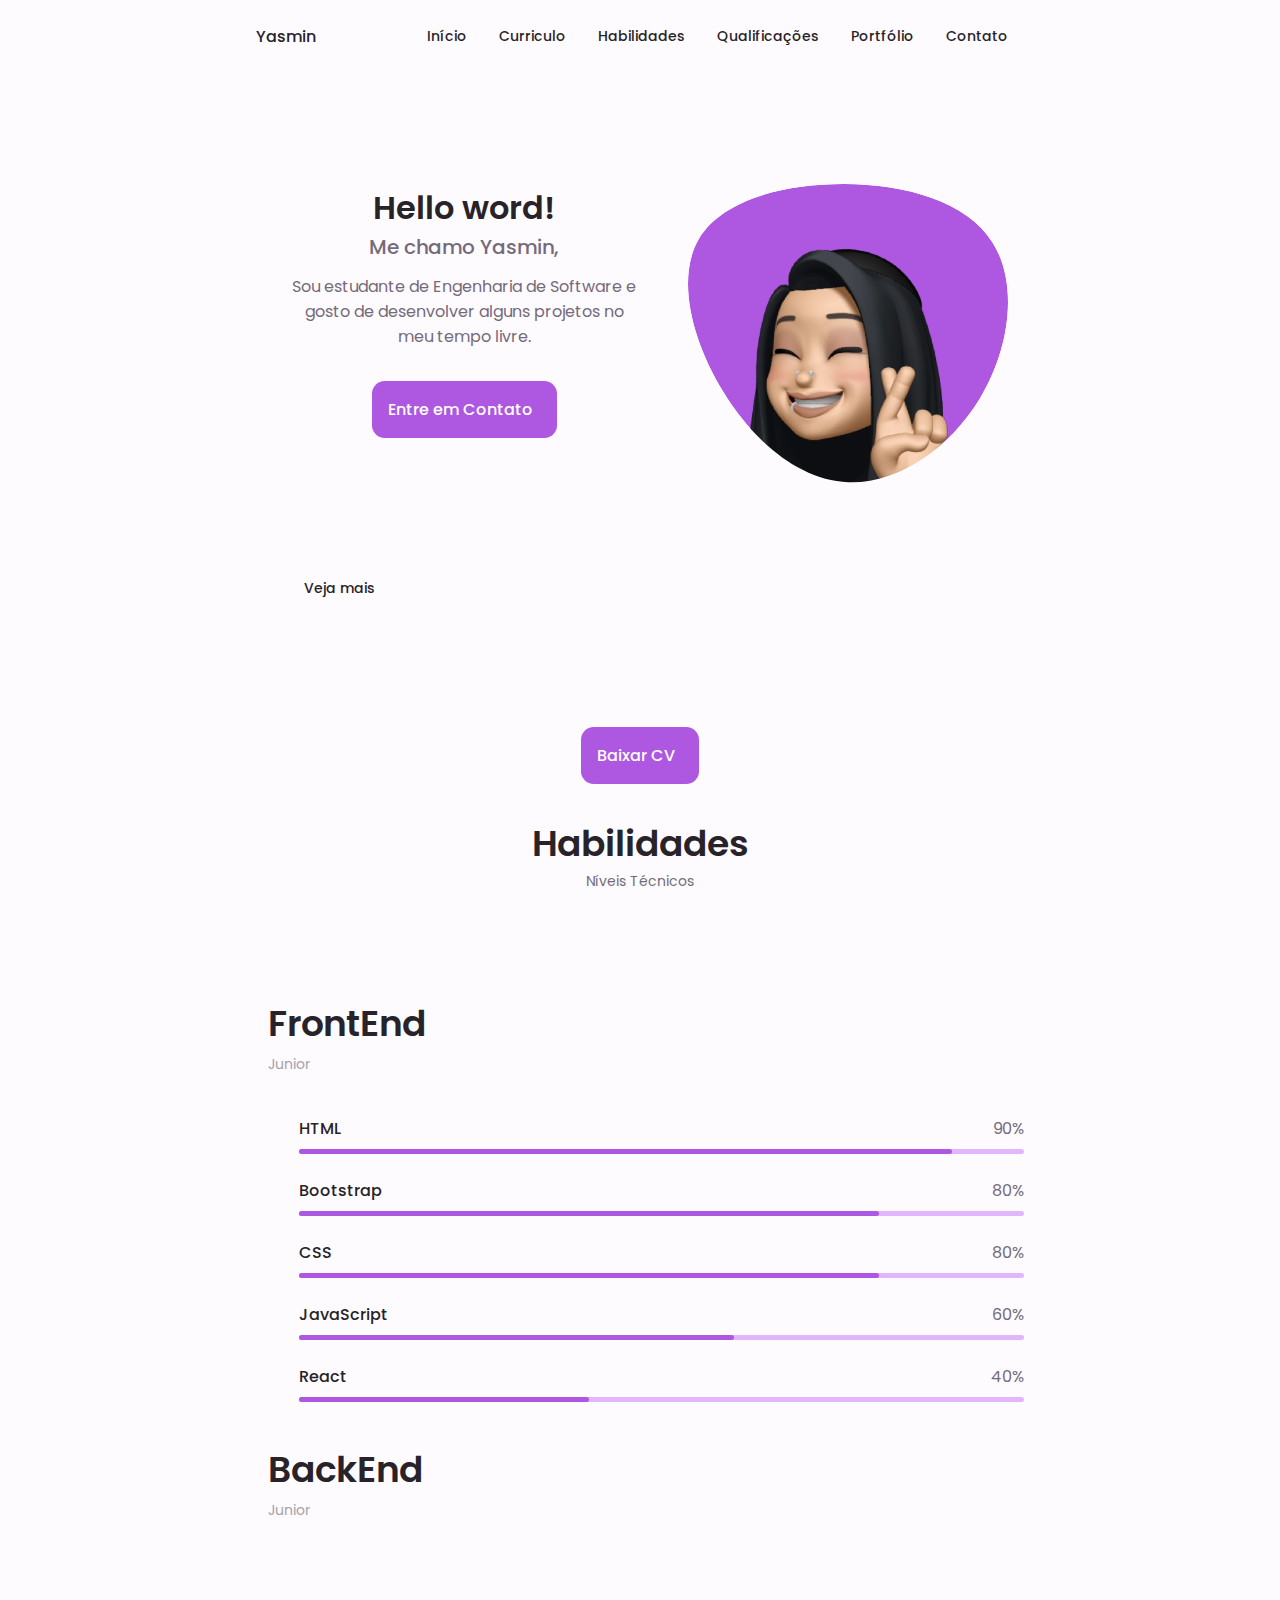
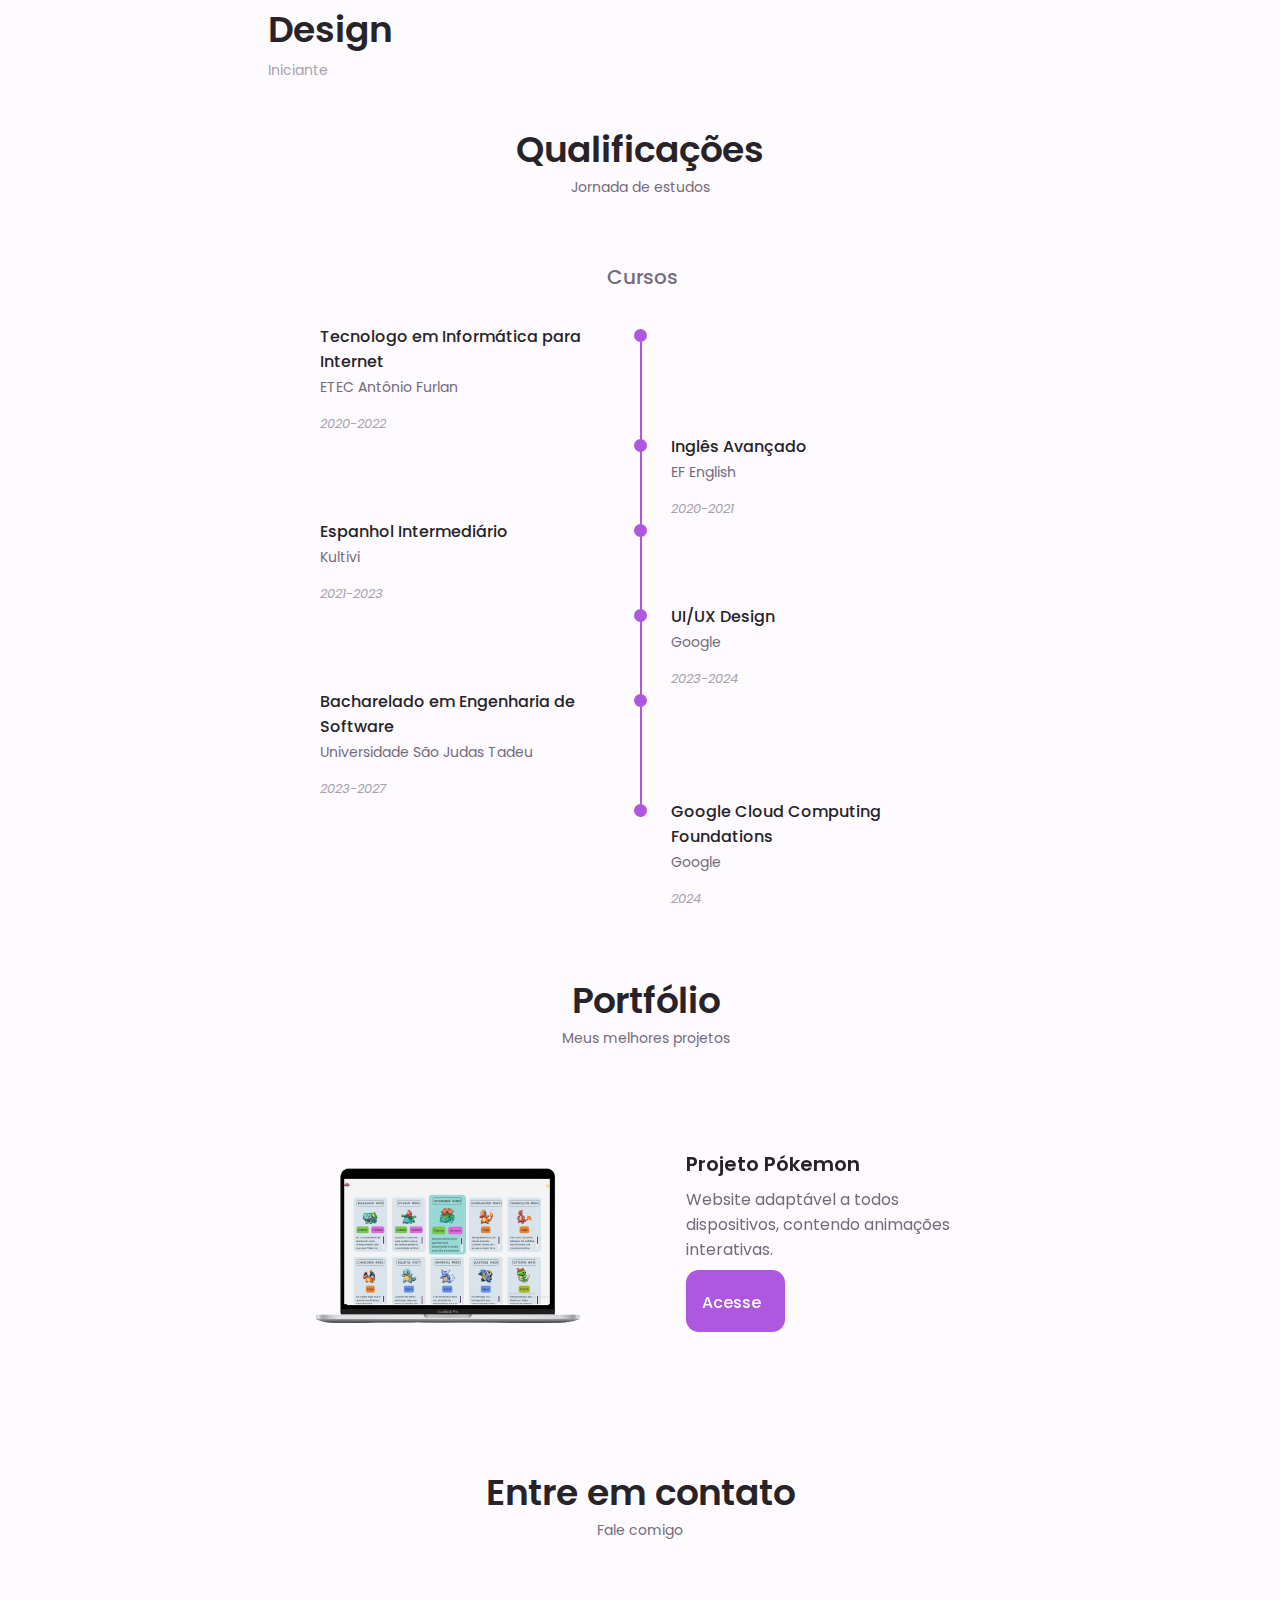
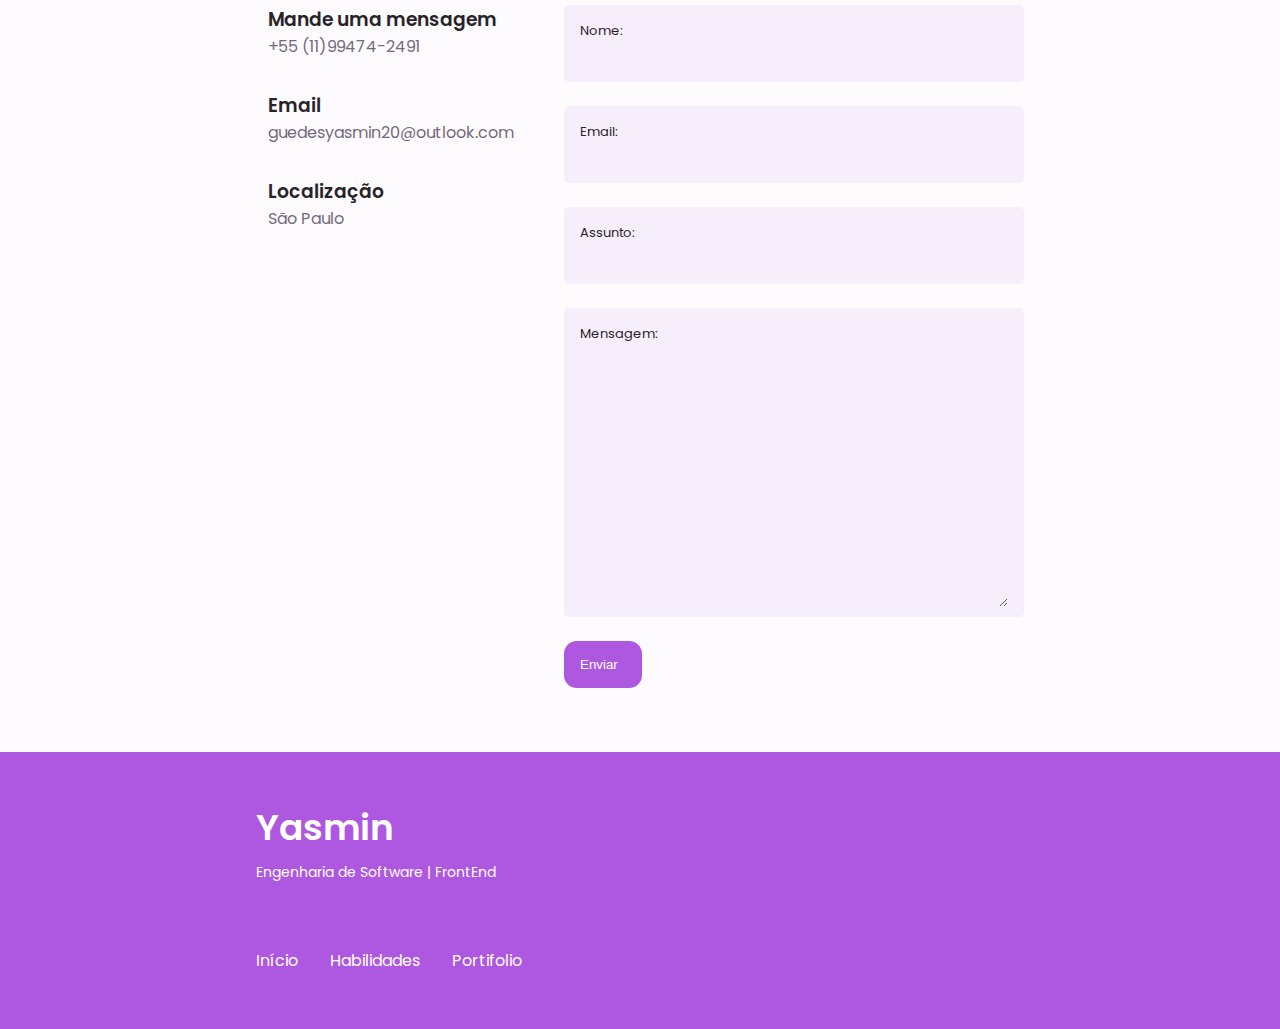
<file: index.html>
<!DOCTYPE html>
<html lang="en">

<head>
    <meta charset="UTF-8">
    <meta name="viewport" content="width=device-width, initial-scale=1.0">

    <link rel="shortcut icon" href="./assets/img/heart.svg" type="image/x-icon" class="icon">

    <!--==================== UNICONS ====================-->
    <link rel="stylesheet" href="https://unicons.iconscout.com/release/v4.0.8/css/line.css">

    <!--==================== SWIPER CSS ====================-->
    <link rel="stylesheet" href="./assets/css/swiper-bundle.min.css">

    <!--==================== CSS ====================-->
    <link rel="stylesheet" href="./assets/css/styles.css">
    

    <title>Portfólio</title>
</head>

<body>
    <!--==================== HEADER ====================-->
    <header class="header" id="header">
        <nav class="nav container">
            <a href="" class="nav__logo">Yasmin</a>

            <div class="nav__menu" id="nav-menu">
                <ul class="nav__list grid">
                    <li class="nav__item">
                        <a href="#home" class="nav__link">
                            <i class="uil uil-estate nav__icon"></i>Início
                        </a>
                    </li>

                    <li class="nav__item">
                        <a href="#about" class="nav__link">
                            <i class="uil uil-paperclip nav__icon"></i>Curriculo
                        </a>
                    </li>

                    <li class="nav__item">
                        <a href="#skills" class="nav__link">
                            <i class="uil uil-user nav__icon"></i>Habilidades
                        </a>
                    </li>

                    <li class="nav__item">
                        <a href="#qualification" class="nav__link">
                            <i class="uil uil-file-alt nav__icon"></i>Qualificações
                        </a>
                    </li>

                    <li class="nav__item">
                        <a href="#portfolio" class="nav__link">
                            <i class="uil uil-scenery nav__icon"></i> Portfólio
                        </a>
                    </li>

                    <li class="nav__item">
                        <a href="#contact" class="nav__link">
                            <i class="uil uil-message nav__icon"></i>Contato
                        </a>
                    </li>
                </ul>
                <i class="uil uil-times nav__close" id="nav-close " onclick="hide()"></i>
            </div>

            <div class="nav__btns">
                <i class="uil uil-moon change-theme" id="theme-button"></i>

                <div class="nav__toggle" id="nav-toggle" onclick="show()">
                    <i class="uil uil-apps"></i>
                </div>
            </div>
        </nav>

    </header>

    <!--==================== MAIN ====================-->
    <main class="main">
        <!--==================== HOME ====================-->
        <section class="home section" id="home">
            <div class="home__container container grid">
                <div class="home__content grid">

                    <div class="home__social">
                        <a href="https://www.linkedin.com/in/yasminguedes557?lipi=urn%3Ali%3Apage%3Ad_flagship3_profile_view_base_contact_details%3BYm%2F80vHNTIWg1u%2B75bXtYQ%3D%3D" target="_blank" class="home__social-icon">
                            <i class="uil uil-linkedin-alt"></i>
                        </a>

                        <a href="https://github.com/Guedesyass" target="_blank" class="home__social-icon">
                            <i class="uil uil-github-alt"></i>
                        </a>
                    </div>

                    <div class="home__img">
                        <svg class="home__blob" viewBox="0 0 200 187" xmlns="http://www.w3.org/2000/svg"
                            xmlns:xlink="http://www.w3.org/1999/xlink">
                            <mask id="mask0" mask-type="alpha">
                                <path d="M190.312 36.4879C206.582 62.1187 201.309 102.826 182.328 134.186C163.346 165.547 
                                    130.807 187.559 100.226 186.353C69.6454 185.297 41.0228 161.023 21.7403 129.362C2.45775 
                                    97.8511 -7.48481 59.1033 6.67581 34.5279C20.9871 10.1032 59.7028 -0.149132 97.9666 
                                    0.00163737C136.23 0.303176 174.193 10.857 190.312 36.4879Z" />
                            </mask>
                            <g mask="url(#mask0)">
                                <path d="M190.312 36.4879C206.582 62.1187 201.309 102.826 182.328 134.186C163.346 
                                    165.547 130.807 187.559 100.226 186.353C69.6454 185.297 41.0228 161.023 21.7403 
                                    129.362C2.45775 97.8511 -7.48481 59.1033 6.67581 34.5279C20.9871 10.1032 59.7028 
                                    -0.149132 97.9666 0.00163737C136.23 0.303176 174.193 10.857 190.312 36.4879Z" />
                                <image class="home__blob-img" x='12' y='18' href="./assets/img/yo.webp" />
                            </g>
                        </svg>
                    </div>

                    <div class="home__data">
                        <h1 class="home__title">Hello word!</h1>
                        <h4 class="home__subtitle">Me chamo Yasmin,</h4>
                        <p class="home__desc">Sou estudante de Engenharia de Software e gosto de desenvolver alguns projetos no meu tempo livre.</p>
                        <a href="#contact" class="button button--flex">
                            Entre em Contato<i class="uil uil-message button__icon"></i>
                        </a>
                    </div>
                </div>

                <div class="home__scroll">
                    <a href="#about" class="home__scroll-button button--flex">
                        <i class="uil uil-mouse-alt home__scroll-mouse"></i>
                        <span class="home_scroll-name">Veja mais</span>
                        <i class="uil uil-arrow-down home__scroll-arrow"></i>
                    </a>
                </div>
            </div>
        </section>

        <!--==================== ABOUT ====================-->
        <section class="about section" id="about">
            <div class="about__buttons">
                <a download="" href="./assets/pdf/CV.pdf" class="button button--flex">Baixar CV <i
                        class="uil uil-download-alt button__icon"></i></a>
            </div>
        </section>

            <!--==================== SKILLS ====================-->
            <section class="skills__section" id="skills">
                <h2 class="section__title"> Habilidades </h2>
                <span class="section__subtitle"> Níveis Técnicos</span>

                <div class="skills__container container grid">
                    <div>
                        <div class="skills__content skills__open">
                            <div class="skills__header">
                                <i class="uil uil-brackets-curly skills__icon"></i>
                                <div>
                                    <h1 class="skills__title">FrontEnd</h1>
                                    <span class="skills__subtitle">Junior</span>
                                </div>
                                <i class="uil uil-angle-down skills__arrow"></i>
                            </div>


                            <div class="skills__list grid">
                                <div class="skills__data">
                                    <div class="skills__titles">
                                        <h4 class="skills__name">HTML</h4>
                                        <span class="skills__number">90%</span>
                                    </div>
                                    <spam class="skills__bar">
                                        <span class="skills__percentage skills__html"></span>
                                    </spam>
                                </div>

                                <div class="skills__data">
                                    <div class="skills__titles">
                                        <h4 class="skills__name">Bootstrap</h4>
                                        <span class="skills__number">80%</span>
                                    </div>
                                    <span class="skills__bar">
                                        <span class="skills__percentage skills__css"></span>
                                    </span>
                                </div>

                                <div class="skills__data">
                                    <div class="skills__titles">
                                        <h4 class="skills__name">CSS</h4>
                                        <span class="skills__number">80%</span>
                                    </div>
                                    <span class="skills__bar">
                                        <span class="skills__percentage skills__css"></span>
                                    </span>
                                </div>

                                <div class="skills__data">
                                    <div class="skills__titles">
                                        <h4 class="skills__name">JavaScript</h4>
                                        <span class="skills__number">60%</span>
                                    </div>
                                    <span class="skills__bar">
                                        <span class="skills__percentage skills__js"></span>
                                    </span>
                                </div>

                                <div class="skills__data">
                                    <div class="skills__titles">
                                        <h4 class="skills__name">React</h4>
                                        <span class="skills__number">40%</span>
                                    </div>
                                    <span class="skills__bar">
                                        <span class="skills__percentage skills__react"></span>
                                    </span>
                                </div>

                            </div>
                        </div>

                        <div class="skills__content skills__close">
                            <div class="skills__header">
                                <i class="uil uil-server-network skills__icon"></i>
                                <div>
                                    <h1 class="skills__title"> BackEnd</h1>
                                    <span class="skills__subtitle">Junior</span>
                                </div>
                                <i class="uil uil-angle-down skills__arrow"></i>
                            </div>
                            <div class="skills__list grid">
                                <div class="skills__data">
                                    <div class="skills__titles">
                                        <h4 class="skills__name">Node.js</h4> 
                                        <span class="skills__number">50%</span>
                                    </div>
                                    <spam class="skills__bar">
                                        <span class="skills__percentage skills__node"></span>
                                    </spam>
                                </div>

                                <div class="skills__data">
                                    <div class="skills__titles">
                                        <h4 class="skills__name">SQL</h4>
                                        <span class="skills__number">80%</span>
                                    </div>
                                    <span class="skills__bar">
                                        <span class="skills__percentage skills__sql"></span>
                                    </span>
                                </div>

                                <div class="skills__data">
                                    <div class="skills__titles">
                                        <h4 class="skills__name">Python</h4>
                                        <span class="skills__number">40%</span>
                                    </div>
                                    <span class="skills__bar">
                                        <span class="skills__percentage skills__react"></span>
                                    </span>
                                </div>

                                <div class="skills__data">
                                    <div class="skills__titles">
                                        <h4 class="skills__name">C</h4>
                                        <span class="skills__number">50%</span>
                                    </div>
                                    <span class="skills__bar">
                                        <span class="skills__percentage skills__node"></span>
                                    </span>
                                </div>

                                <div class="skills__data">
                                    <div class="skills__titles">
                                        <h4 class="skills__name">Java</h4>
                                        <span class="skills__number">40%</span>
                                    </div>
                                    <span class="skills__bar">
                                        <span class="skills__percentage skills__react"></span>
                                    </span>
                                </div>

                            </div>
                        </div>

                        <div class="skills__content skills__close">
                            <div class="skills__header">
                                <i class="uil uil-swatchbook skills__icon"></i>
                                <div>
                                    <h1 class="skills__title"> Design</h1>
                                    <span class="skills__subtitle">Iniciante</span>
                                </div>
                                <i class="uil uil-angle-down skills__arrow"></i>
                            </div>
                            <div class="skills__list grid">
                                <div class="skills__data">
                                    <div class="skills__titles">
                                        <h4 class="skills__name">Figma</h4>
                                        <span class="skills__number">60%</span>
                                    </div>
                                    <spam class="skills__bar">
                                        <span class="skills__percentage skills__js"></span>
                                    </spam>
                                </div>

                            </div>
                        </div>

                    </div>
                </div>

            </section>

            <!--==================== QUALIFICATION ====================-->
            <section class="qualification__section" id="qualification">
                <h2 class="section__title">Qualificações</h2>
                <span class="section__subtitle">Jornada de estudos</span>

                <div class="qualification__container container">
                    <div class="qualification__tabs">
                        <div class="qualification__button button--flex">
                            <i class="uil uil-graduation-cap qualification__icon"></i>
                            Cursos
                        </div>

                    </div>

                    <div class="qualification__sections">

                        <div class="qualification__content">

                            <div class="qualification__data">
                                <div>
                                    <h3 class="qualification__title">
                                        Tecnologo em Informática para Internet
                                    </h3>
                                    <span class="qualification__subtitle">ETEC Antônio Furlan</span>
                                    <div class="qualification__calendar">
                                        <i class="uil uil-calendar-alt">2020-2022</i>
                                    </div>
                                </div>

                                <div>
                                    <span class="qualification__rounder"></span>
                                    <span class="qualification__line"></span>
                                </div>
                            </div>


                            <div class="qualification__data">
                                <div></div>


                                <div>
                                    <span class="qualification__rounder"></span>
                                    <span class="qualification__line"></span>
                                </div>

                                <div>
                                    <h3 class="qualification__title">
                                        Inglês Avançado
                                    </h3>
                                    <span class="qualification__subtitle">EF English</span>
                                    <div class="qualification__calendar">
                                        <i class="uil uil-calendar-alt">2020-2021</i>
                                    </div>
                                </div>
                            </div>


                            <div class="qualification__data">
                                <div>
                                    <h3 class="qualification__title">
                                        Espanhol Intermediário
                                    </h3>
                                    <span class="qualification__subtitle">Kultivi</span>
                                    <div class="qualification__calendar">
                                        <i class="uil uil-calendar-alt">2021-2023</i>
                                    </div>
                                </div>

                                <div>
                                    <span class="qualification__rounder"></span>
                                    <span class="qualification__line"></span>

                                </div>
                            </div>

                            <div class="qualification__data">
                                <div></div>


                                <div>
                                    <span class="qualification__rounder"></span>
                                    <span class="qualification__line"></span>


                                </div>
                                <div>
                                    <h3 class="qualification__title">
                                        UI/UX Design
                                    </h3>
                                    <span class="qualification__subtitle">Google</span>
                                    <div class="qualification__calendar">
                                        <i class="uil uil-calendar-alt">2023-2024</i>
                                    </div>
                                </div>
                            </div>


                            <div class="qualification__data">
                                <div>
                                    <h3 class="qualification__title">
                                        Bacharelado em Engenharia de Software
                                    </h3>
                                    <span class="qualification__subtitle">Universidade São Judas Tadeu</span>
                                    <div class="qualification__calendar">
                                        <i class="uil uil-calendar-alt">2023-2027</i>
                                    </div>
                                </div>

                                <div>
                                    <span class="qualification__rounder"></span>
                                    <span class="qualification__line"></span>
                                </div>
                            </div>

                            <div class="qualification__data">
                                <div></div>


                                <div>
                                    <span class="qualification__rounder"></span>


                                </div>
                                <div>
                                    <h3 class="qualification__title">
                                        Google Cloud Computing Foundations
                                    </h3>
                                    <span class="qualification__subtitle">Google</span>
                                    <div class="qualification__calendar">
                                        <i class="uil uil-calendar-alt">2024</i>
                                    </div>
                                </div>
                            </div>

                        </div>
                    </div>
                </div>
                </div>
            </section>


            <!--==================== PORTFOLIO ====================-->
            <section class="portfolio__section" id="portfolio">
                <h2 class="section__title">Portfólio</h2>
                <span class="section__subtitle">Meus melhores projetos</span>

                <div class="portifolio__container container swiper mySwiper">
                    <div class="swiper-wrapper">


                        <div class="portifolio__content grid swiper-slide">
                            <img src="./assets/img/portifolio1.png" alt="" class="portifolio__img">


                            <div class="portifolio__data">
                                <h3 class="portifolio__title">Projeto Pókemon</h3>
                                <p class="portifolio__description">Website adaptável a todos dispositivos, contendo
                                    animações interativas.</p>
                                <a href="https://guedesyass.github.io/Projeto-Pokemon/" class="button button-flex button-small portifolio__button">
                                    Acesse
                                    <i class="uil uil-arrow-right button__icon"></i>
                                </a>
                            </div>
                        </div>



                        <!--div class="portifolio__content grid swiper-slide">
                            <img src="./assets/img/portfolio2.png" alt="" class="portifolio__img mobile">


                            <div class="portifolio__data">
                                <h3 class="portifolio__title">Cardápio Virtual</h3>
                                <p class="portifolio__description">Website com cardápio interativo e completamente
                                    automático.</p>
                                <a href="#" class="button button-flex button-small portifolio__button">
                                    Acesse
                                    <i class="uil uil-arrow-right button__icon"></i>
                                </a>
                            </div>
                        </div-->

                        
                        <div class="portifolio__content grid swiper-slide">
                            <img src="./assets/img/portifolio3.png" alt="" class="portifolio__img">


                            <div class="portifolio__data">
                                <h3 class="portifolio__title">Mario Bros</h3>
                                <p class="portifolio__description">Jogo do Mário feito com JavaScript, para jogar basta apertar qualquer tecla!</p>
                                <a href="https://guedesyass.github.io/marioBros/" class="button button-flex button-small portifolio__button">
                                    Acesse
                                    <i class="uil uil-arrow-right button__icon"></i>
                                </a>
                            </div>
                        </div>

                        <!--div class="portifolio__content grid swiper-slide">
                            <img src="./assets/img/portifolio4.png" alt="" class="portifolio__img">


                            <div class="portifolio__data">
                                <h3 class="portifolio__title">Calculadora IMC</h3>
                                <p class="portifolio__description">Calculadora IMC feita com HTML,CSS E JavaScript, com conceitos de FLEXBOX, e mensagens dinâmicas.</p>
                                <a href="https://guedesyass.github.io/calculadora-imc/" class="button button-flex button-small portifolio__button">
                                    Acesse
                                    <i class="uil uil-arrow-right button__icon"></i>
                                </a>
                            </div>
                        </div-->

                    </div>
                    <!--Setas do carrossel-->

                <div class="swiper-button-next"><i class="uil uil-angle-right swiper-portfolio-icon"></i></div>
                <div class="swiper-button-prev">
                    <i class="uil uil-angle-left swiper-portfolio-icon"></i>
                </div>
                
                <div class="swiper-pagination"></div>
            </section>


            <!--==================== CONTACT ME ====================-->
            <section class="contact section" id="contact">

                <h2 class="section__title">Entre em contato</h2>
                <span class="section__subtitle">Fale comigo</span>

                <div class="contact__container container grid">
                    <div>
                        <div class="contact__info">
                            <i class="uil uil-phone contact__icon"></i>

                            <div>
                                <h3 class="contact__title">Mande uma mensagem</h3>
                                <span class="contact__subtitle">+55 (11)99474-2491</span>
                            </div>
                        </div>

                        <div class="contact__info">
                            <i class="uil uil-envelopes contact__icon"></i>

                            <div>
                                <h3 class="contact__title">Email</h3>
                                <span class="contact__subtitle" type="email
                                ">guedesyasmin20@outlook.com</span>
                            </div>
                        </div>

                        <div class="contact__info">
                            <i class="uil uil-map-marker contact__icon"></i>

                            <div>
                                <h3 class="contact__title">Localização</h3>
                                <span class="contact__subtitle">São Paulo</span>
                            </div>
                        </div>
                    </div>

                    <form action="https://formsubmit.co/guedesyasmin20@outlook.com" id = "form " class="contact__form grid" method="post">
                        <div class="contact__content">
                            <label for="" class="contact__label">Nome:</label>
                            <input type="text" name="Nome" class="contact__input" required>
                        </div>

                        <div class="contact__content">
                            <label for="" class="contact__label">Email:</label>
                            <input type="email" name="Remetente" class="contact__input" required>
                        </div>

                        <div class="contact__content">
                            <label for="" class="contact__label">Assunto:</label>
                            <input type="text" name="Assunto" class="contact__input" required>
                        </div>

                        <div class="contact__content">
                            <label for="" class="contact__label">Mensagem:</label>
                            <textarea name="Mensagem" id="" cols="0" rows="10" class="contact__input" required></textarea>
                        </div>

                        <div>
                            <button href="email.html" type="submit" class="button button--flex">
                                Enviar
                                <i class="uil uil-envelope-upload button__icon"></i>
                            </button>
                        </div>

                        <input type="hidden" name="_subject" value="Nova Mensagem!">
                        <input type="text" name="_honey" style="display: none;">
                        <input type="hidden" name="_captcha" value="false">
                        <input type="hidden" name="_next" value="https://guedesyass.github.io/Portifolio/email.html">
                    </form>
                </div>
            </section>
    </main>

    <!--==================== FOOTER ====================-->
    <footer class="footer">
        <div class="footer__bg">
            <div class="footer__container container grid">
                <div>
                    <h1 class="footer__title">Yasmin</h1>
                    <span class="footer__subtitle"> Engenharia de Software | FrontEnd </span>

                    <ul class="footer__links">
                        <li>
                            <a href="#home" class="footer__link">Início</a>
                        </li>
                        <li>
                            <a href="#skills" class="footer__link">Habilidades</a>
                        </li>
                        <li>
                            <a href="#portifolio" class="footer__link">Portifolio</a>
                        </li>
                    </ul>
                </div>

                <div class="footer__socials">

                    <a href="https://www.linkedin.com/in/yasminguedes557?lipi=urn%3Ali%3Apage%3Ad_flagship3_profile_view_base_contact_details%3BYm%2F80vHNTIWg1u%2B75bXtYQ%3D%3D" target="blank" class="footer__social">
                        <i class="uil uil-linkedin-alt  footer__icon"></i>
                    </a>

                </div>
            </div>

        </div>
    </footer>

    <!--==================== SCROLL TOP ====================-->
    <a href="#" class="scrollup" id="scroll-up">
        <i class="uil uil-arrow-up scrollup__icon"></i>
    </a>

    <!--==================== SWIPER JS ====================-->
    <script src="./assets/js/swiper-bundle.min.js"></script>

    <!--==================== MAIN JS ====================-->
    <script src="./assets/js/main.js"></script>
</body>
</file>
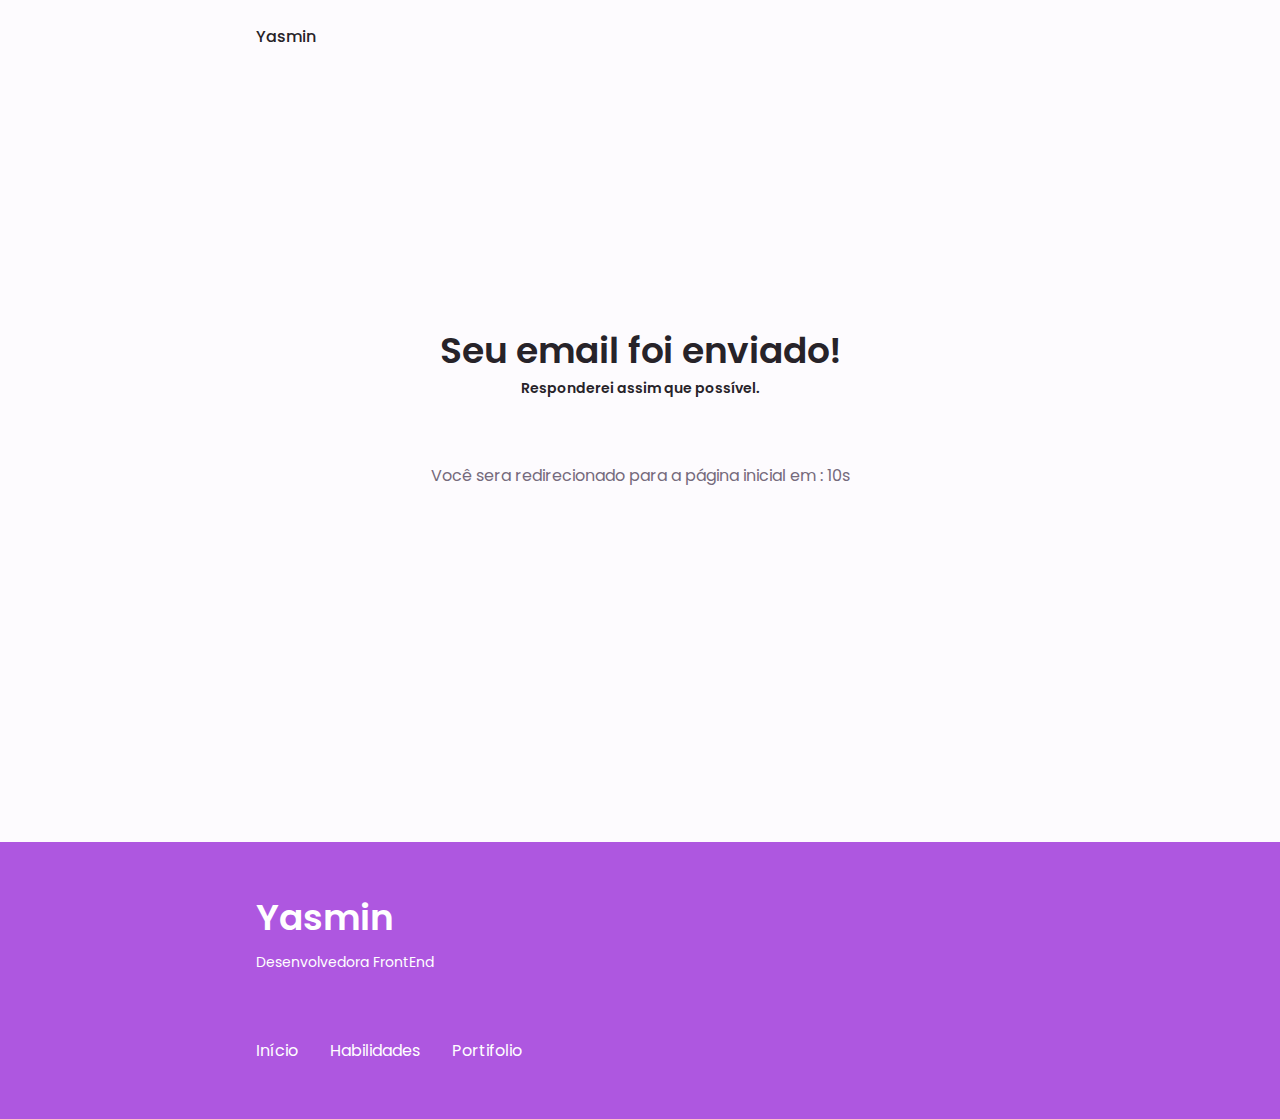
<file: email.html>
<!DOCTYPE html>
<html lang="en">

<head>
    <meta charset="UTF-8">
    <meta name="viewport" content="width=device-width, initial-scale=1.0">

    <link rel="shortcut icon" href="./assets/img/heart.svg" type="image/x-icon" class="icon">

    <!--==================== UNICONS ====================-->
    <link rel="stylesheet" href="https://unicons.iconscout.com/release/v4.0.8/css/line.css">


    <!--==================== CSS ====================-->
    <link rel="stylesheet" href="./assets/css/styles.css">
    

    <title>Portfólio</title>
</head>

<body>
    <!--==================== HEADER ====================-->
    <header class="header" id="header">
        <nav class="nav container">
            <a href="/" class="nav__logo">Yasmin</a>

           

            <div class="nav__btns">
                <i class="uil uil-moon change-theme" id="theme-button"></i>
                </div>
            </div>
        </nav>

    </header>

    <!--==================== MAIN ====================-->
    <main class="main-email">
        <h1 class="section__title"> Seu email foi enviado!</h1>
        <h4 class="section__subtitle"> Responderei assim que possível.</h4>
        <p id="seconds" class="">Você sera redirecionado para a página inicial em : 10s</p>
    </main>
 

    <!--==================== FOOTER ====================-->
    <footer class="footer">
        <div class="footer__bg">
            <div class="footer__container container grid">
                <div>
                    <h1 class="footer__title">Yasmin</h1>
                    <span class="footer__subtitle">Desenvolvedora FrontEnd</span>

                    <ul class="footer__links">
                        <li>
                            <a href="#home" class="footer__link">Início</a>
                        </li>
                        <li>
                            <a href="#skills" class="footer__link">Habilidades</a>
                        </li>
                        <li>
                            <a href="#portifolio" class="footer__link">Portifolio</a>
                        </li>
                    </ul>
                </div>

                <div class="footer__socials">
                    <a href="#" target="blank" class="footer__social">
                        <i class="uil uil-twitter-alt footer__icon"></i>
                    </a>
                    <a href="https://www.linkedin.com/in/yasminguedes557?lipi=urn%3Ali%3Apage%3Ad_flagship3_profile_view_base_contact_details%3BYm%2F80vHNTIWg1u%2B75bXtYQ%3D%3D" target="blank" class="footer__social">
                        <i class="uil uil-linkedin-alt  footer__icon"></i>
                    </a>
                    <a href="#" target="blank" class="footer__social">
                        <i class="uil uil-instagram footer__icon"></i>
                    </a>
                </div>
            </div>

        </div>
    </footer>

    
    <!--==================== JS ====================-->
    <script src="./assets/js/main.js"></script>
    <script src="./assets/js/email.js"></script>

</body>
</file>
<file: assets/css/styles.css>
/*==================== GOOGLE FONTS ====================*/
@import url("https://fonts.googleapis.com/css2?family=Poppins:wght@400;500;600&display=swap");

/*==================== VARIABLES CSS ====================*/
:root {
    --header-height: 3rem;

    /*========== Colors ==========*/
    /* Change favorite color */
    --hue-color: 278; /*Purple 250 - Green 142 - Blue 230 - Pink 340*/

    /* HSL color mode */
    --first-color: hsl(var(--hue-color), 69%, 61%);
    --first-color-second: hsl(var(--hue-color), 69%, 61%);
    --first-color-alt: hsl(var(--hue-color), 57%, 53%);
    --first-color-lighter: hsl(var(--hue-color), 92%, 85%);
    --title-color: hsl(var(--hue-color), 8%, 15%);
    --text-color: hsl(var(--hue-color), 8%, 45%);
    --text-color-light: hsl(var(--hue-color), 8%, 65%);
    --input-color: hsl(var(--hue-color), 70%, 96%);
    --body-color: hsl(var(--hue-color), 60%, 99%);
    --container-color: #fff;
    --scroll-bar-color: hsl(var(--hue-color), 12%, 90%);
    --scroll-thumb-color: hsl(var(--hue-color), 12%, 80%);

    /*========== Font and typography ==========*/
    --body-font: 'Poppins', sans-serif;

    /* .5rem = 8px, 1rem = 16px, 1.5rem = 24px ... */
    --big-font-size: 2rem;
    --h1-font-size: 1.5rem;
    --h2-font-size: 1.25rem;
    --h3-font-size: 1.125rem;
    --normal-font-size: .938rem;
    --small-font-size: .813rem;
    --smaller-font-size: .75rem;

    /*========== Font weight ==========*/
    --font-medium: 500;
    --font-semi-bold: 600;

    /*========== Margenes Bottom ==========*/
    /* .25rem = 4px, .5rem = 8px, .75rem = 12px ... */
    --mb-0-25: .25rem;
    --mb-0-5: .5rem;
    --mb-0-75: .75rem;
    --mb-1: 1rem;
    --mb-1-5: 1.5rem;
    --mb-2: 2rem;
    --mb-2-5: 2.5rem;
    --mb-3: 3rem;

    /*========== z index ==========*/
    --z-tooltip: 10;
    --z-fixed: 100;
    --z-modal: 1000;
}

/* Font size for large devices */
@media screen and (min-width: 968px) {
    :root {
        --big-font-size: 3rem;
        --h1-font-size: 2.25rem;
        --h2-font-size: 1.5rem;
        --h3-font-size: 1.25rem;
        --normal-font-size: 1rem;
        --small-font-size: .875rem;
        --smaller-font-size: .813rem;
    }
}

/*========== Variables Dark theme ==========*/
body.dark-theme{
      /* HSL color mode */
      --first-color-second: hsl(var(--hue-color), 30%, 8%);
      --title-color: hsl(var(--hue-color), 8%, 95%);
      --text-color: hsl(var(--hue-color), 8%, 75%);
      --input-color: hsl(var(--hue-color), 29%, 16%);
      --body-color: hsl(var(--hue-color), 28%, 12%);
      --container-color: hsl(var(--hue-color), 29% 16%);
      --scroll-bar-color: hsl(var(--hue-color), 12%, 48%);
      --scroll-thumb-color: hsl(var(--hue-color), 12%, 36%);
}

.icon{
  color: var(--first-color);
}

/*========== Button Dark/Light ==========*/
.nav__btns{
  display: flex;
  align-items: center;
}

.change-theme{
  font-size: 1.25rem;
  color: var(--title-color);
  margin-right: var(--mb-1);
  cursor: pointer;
}

.change-theme:hover{
  color: var(--first-color);
}

/*==================== BASE ====================*/
* {
  box-sizing: border-box;
  padding: 0;
  margin: 0;
}

html {
  scroll-behavior: smooth;
}

body {
  margin: 0 0 var(--header-height) 0;
  font-family: var(--body-font);
  font-size: var(--normal-font-size);
  background-color: var(--body-color);
  color: var(--text-color);
  overflow-x: hidden;
}

h1, h2, h3, h4 {
  color: var(--title-color);
  font-weight: var(--font-semi-bold);
}

ul {
  list-style: none;
}

a {
  text-decoration: none;
}

img {
  max-width: 100%;
  height: auto;
}

/*==================== REUSABLE CSS CLASSES ====================*/
.section {
  padding: 2rem 0 4rem;
}

.section__title {
  font-size: var(--h1-font-size);
  color: var(--title-color);
}

.section__subtitle {
  display: block;
  font-size: var(--small-font-size);
  margin-bottom: var(--mb-3);
}

.section__title, 
.section__subtitle {
  text-align: center;
}

/*==================== LAYOUT ====================*/
.container {
  max-width: 768px;
  margin-left: var(--mb-1-5);
  margin-right: var(--mb-1-5);
}

.grid {
  display: grid;
  gap: 1.5rem;
}

.header {
  width: 100%;
  position: fixed;
  bottom: 0;
  left: 0;
  z-index: var(--z-fixed);
  background-color: var(--body-color);
}

.main-email {
  height: 90vh;
  display: flex;
  justify-content: center;
  align-items: center;
  flex-direction: column;
}

/*==================== NAV ====================*/
.nav {
  width: 99.5%;
  height: var(--header-height);
  display: flex;
  justify-content: space-between;
  align-items: center;
}

.nav__logo,
.nav__toggle{
  color: var(--title-color);
  font-weight: var(--font-medium);
}

.nav__logo:hover{
  color: var(--first-color);
}

.nav__toggle{
  font-size: 1.1rem;
  cursor: pointer;
  margin-right: 50px;
}

.nav__toggle:hover{
  color: var(--first-color);
}

@media screen and (max-width: 767px){
  .nav__menu{
    position: fixed;
    bottom: 0;
    left: 0;
    width: 100%;
    background-color: var(--body-color);
    padding: 2rem 1.5rem 4rem;
    box-shadow: 0 -1px 4px rgba(0, 0, 0, .15);
    border-radius: 1.5rem 1.5rem 0 0;
    transition: 3s;
  }
}

.nav__list{
  grid-template-columns: repeat(3, 1fr);
  gap: 2rem;
}

.nav__link{
  display: flex;
  flex-direction: column;
  align-items: center;
  font-size: var(--small-font-size);
  color: var(--title-color);
  font-weight: var(--font-medium);
}

.nav__link:hover{
  color: var(--first-color);
}

.nav__icon{
  font-size: 1.2rem;
}

.nav__close{
  position: absolute;
  right: 1.3rem;
  bottom: .5rem;
  font-size: 1.5rem;
  cursor: pointer;
  color: var(--first-color);
}

.nav__close:hover{
  color: var(--first-color-alt);
}

/* show menu */
.hide-menu{
  display:none;
}

/* Active link */
.active__link{
  color: var(--first-color);
}

/* Change background header */
.scroll-header{
  box-shadow: 0 -1px 4px rgba(0, 0, 0, .15);
}

/*==================== HOME ====================*/
.home__container {
  gap: 1rem;

}

.home__content{
  grid-template-columns: .5fr 3fr;
  padding-top: 3.5rem;
  text-align: center;
  justify-content: center;
}

.home__social{
  display: grid;
  grid-template-columns:auto;
  margin: auto;
  
}

.home__social-icon{
  font-size: 1.75rem;
  color: var(--first-color); 
}

.home__social-icon:hover{
  color: var(--first-color-alt);
}

.home__blob{
  width: 200px;
  fill: var(--first-color);
}

.home__blob-img{
  width: 200px;
  padding-top: 0;
 margin: auto;
}


.home__data{
  grid-column: 1/3;
}

.home_title{
  font-size: var(--big-font-size);
}

.home__subtitle{
  font-size: var(--h3-font-size);
  color: var(--text-color);
  font-weight: var(--font-medium);
  margin-bottom: var(--mb-0-75);
}

.home__desc{
  margin-bottom: var(--mb-2);
}

.home__scroll{
  display: none;
}

.home__scroll-button{
  color: var(--first-color);
  transition: 3s;
}

.home__scroll-button:hover{
  transform: translateY(0.25rem);
}

.home__scroll-mouse{
  font-size: 2rem;
}

.home_scroll-name{
  font-size: var(--small-font-size);
  color: var(--title-color);
  font-weight: var(--font-medium);
  margin-right: var(--mb-0-25);
}

.home__scroll-arrow{
  font-size: 1.25rem;
}

/*==================== BUTTONS ====================*/
.button {
  display: inline-block;
  background-color: var(--first-color);
  color: #fff;
  padding: 1rem;
  border-radius: .8rem;
  font-weight: var(--font-medium);
}

.button:hover{
  background-color: var(--first-color-alt);
}

.button__icon{
  font-size: 1.25rem;
  margin-left: var(--mb-0-5);
  transition: .3s;
}

.button--flex{
  display: inline-flex;
  align-items:center;
  border: none;
}

/*==================== ABOUT ====================*/

.about__buttons{
  display: flex;
  justify-content: center;
}

/*==================== SKILLS ====================*/
.skills__container{
  row-gap: 0;
}

.skills__header{
  display: flex;
  align-items: center;
  margin-bottom: var(--mb-2-5);
  margin-top: var(--mb-2-5);
  cursor: pointer;
}

.skills__icon,
.skills__arrow{
  font-size: 2rem;
  color: var(--first-color);
}

.skills__icon{
  margin-right: var(--mb-0-75);
}

.skills__title{
  font-size: var(--h1-font-size);
}

.skills__subtitle{
  font-size: var(--small-font-size);
  color: var(--text-color-light);
}

.skills__arrow{
  margin-left: auto;
  transition: .4s;
}

.skills__list{
  row-gap: 1.5rem;
  padding-left: 2.7rem;
}

.skills__titles{
  display: flex;
  justify-content: space-between;
  margin-bottom: var(--mb-0-5);
}

.skills__name{
  font-size: var(--normal-font-size);
  font-weight: var(--font-medium);
}

.skills__bar,
.skills__percentage {
  display: block;
  height: 5px;
  border-radius: .25rem;
}

.skills__bar{
  background-color: var(--first-color-lighter);
}

.skills__percentage{
  display: block;
  background-color: var(--first-color);
}

.skills__html{
  width: 90%;
}
.skills__css{
  width: 80%;
}
.skills__js{
  width: 60%;
}
.skills__react{
  width: 40%;
}
.skills__node{
  width: 50%;
}
.skills__sql{
  width: 80%;
}

.skills__close .skills__list{
    height: 0;
    overflow: hidden;
}

.skills__open .skills__list{
  height: max-content;
  margin-bottom: var(--mb-2-5);
}

.skills__open .skills__arrow{
    transform: rotate(-180deg);
}

/*==================== QUALIFICATION ====================*/
.qualification__tabs{
  display: flex;
  justify-content: space-evenly;
  margin-bottom: var(--mb-2);
}

.qualification__button {
  font-size: var(--h3-font-size);
  font-weight: var(--font-medium);
  cursor: pointer;
}

.qualification__button:hover{
  color: var(--first-color);
}

.qualification__icon {
  font-size: 1.8 rem;
  margin-right: var(--mb-0-25);
}

.qualification__data{
  display: grid;
  grid-template-columns: 2fr max-content 2fr;
  column-gap: 1.5rem;
}

.qualification__title {
  font-size: var(--normal-font-size);
  font-weight: var(--font-medium);
}


.qualification__subtitle{
  display: inline-block;
  font-size: var(--small-font-size);
  margin-bottom: var(--mb-1);
}

.qualification__calendar {
  font-size: var(--smaller-font-size);
  color: var(--text-color-light);
}

.qualification__rounder{
  display: inline-block;
  width: 13px;
  height: 13px;
  background-color: var(--first-color);
  border-radius: 50%;
}

.qualification__line {
  display: block;
  width: 2px;
  height: 100%;
  background-color: var(--first-color);
  transform: translate(6px, -7px);
}

/*==================== PORTFOLIO ====================*/

.portifolio__container {
  overflow: initial;
}

.portifolio__content {
  padding: 0 1.5rem;
}

.portifolio__img{
  width: 500px;
  border-radius: .5rem;
  justify-self: center;
}

.mobile img{
  width: 10%;
}

.portifolio__title{
  font-size: var(--h3-font-size);
  margin-bottom:var(--mb-0-5);
}

.portifolio__description{
  margin-bottom: var(--mb-0-5);
  width: 90%;
}

.portifolio__button:hover .button__icon{
  transform: translateX(.25rem);
}

.swiper-button-prev::after,
.swiper-button-next::after{
  content: '';
}

.swiper-portfolio-icon{
  font-size: 4rem;
  color: var(--first-color);
}


/*==================== CONTACT ME ====================*/
.contact__container{
  row-gap: 3rem;
}

.contact__info{
  display: flex;
  margin-bottom: var(--mb-2);
}

.contact__icon{
  font-size: 2rem;
  color: var(--first-color);
  margin-right: var(--mb-0-75);
}

.contact_title{
  font-size: var(--h3-font-size);
  font-weight: var(--font-medium);
}

.contact_subtitle{
  font-size: var(--small-font-size);
  color: var(--text-color-light);
}

.contact__content{
  background-color: var(--input-color);
  border: .5rem;
  padding: .75rem 1rem .2rem;
  border-radius: 5px;
}

.contact__label{
  font-size: var(--smaller-font-size);
  color: var(--title-color);
}

.contact__input{
  width: 100%;
  background-color: var(--input-color);
  color: var(--text-color);
  font-family: var(--body-font);
  font-size: var(--normal-font-size);
  border: none;
  outline: none;
  padding: .25rem .5rem .5rem 0;
}

.popUp {
  position: fixed;
  z-index: 1;
  background-color: var(--input-color);
  width:35%;
  height: 30%;
  border-radius: 15px;
  top: 40%;
  left: 34%;
  display: none;
  flex-direction: column;
  align-items: center;
  justify-content: center;
}

.popUp-button {
  width: 35%;
  border: none;
}
/*==================== FOOTER ====================*/
.footer{
  padding-top: 2rem;
}

.footer__container{
  row-gap: 3.5rem;
}

.footer__bg{
  background-color: var(--first-color);
  padding: 2rem 0 3rem;
  width: 100%;
}

.footer__title{
  font-size: var(--h1-font-size);
  margin-bottom: var(--mb-0-25);
  color: #fff;
}

.footer__subtitle{
  font-size: var(--small-font-size);
}

.footer__links{
  display: flex;
  flex-direction: column;
  row-gap: 1.5rem;
  padding-top: 4rem;
}

.footer__link:hover{
  color: var(--first-color-lighter);
}

.footer__social{
  font-size: 1.25rem;
  margin-right: var(--mb-1-5);
}

.footer__social:hover{
  color: var(--first-color-lighter);
}

.footer__icon:hover{
  color: var(--first-color-lighter);
}

.footer__title,
.footer__subtitle,
.footer__link,
.footer__icon {
  color: #fff;
  text-decoration: none;
}

/*========== SCROLL UP ==========*/
.scrollup{
  position: fixed;
  right: 1rem;
  bottom: -20%;
  background-color: var(--first-color);
  opacity: .8;
  padding: 0 .3rem;
  border-radius: .4rem;
  z-index: var(--z-tooltip);
  transition: .4s;
}

.scrollup:hover{
  background-color: var(--first-color);
}

.scrollup__icon{
  font-size: 1.5rem;
  color: #fff;
}

/* Show scroll */
.show__scroll{
  bottom: 5rem;
}

/*========== SCROLL BAR ==========*/
::-webkit-scrollbar{
  width: 0.6rem;
  background-color: var(--scroll-bar-color);
  border-radius: .5rem;
}

::-webkit-scrollbar-thumb{
  background-color: var(--scroll-thumb-color);
  border-radius: .5rem;
}

::-webkit-scrollbar-thumb:hover{
  background-color: var(--text-color-light);
}

/*==================== MEDIA QUERIES ====================*/
/* For small devices */
@media screen and (max-width:350px){
  .container{
    margin-left: var(--mb-1);
    margin-right: var(--mb-1);
  }

  .nav__menu{
    padding: 2rem .25rem 4rem;
  }
  .nav__list{
    column-gap: 0;
  }

  .home__content{
    grid-template-columns: 25fr 3fr;
  }

  .home__blob{
    width: 180px;
  }

  .skills__title{
    font-size: var(--normal-font-size);
  }

  .qualification__data{
    gap: .5rem;
  }
 
}

@media screen and (min-width:568px) {
  

  .home__content{
    grid-template-columns: max-content 1fr 1fr;
  }

  .home__data{
    grid-column: initial;
  }

  .home__img{
    order: 1;
    justify-self: center;
  }

  .portifolio__content,
  .footer__container{
    grid-template-columns: repeat(2, 1fr);
  }


  .qualification__section{
    display: grid;
    grid-template-columns: .6fr ;
    justify-content: center;
  }
}

/* For medium devices */
@media screen and (min-width:768px){
  .container{
    margin-left: auto;
    margin-right: auto;
  }

  body{
    margin: 0;
  }

  .section{
    padding: 6rem 0 2rem;
  }

  .section__subtitle{
    margin-bottom: 4rem;
  }

  .header{
    top: 0;
    bottom: initial;
  }

  .header, 
  .main,
  .footer__container {
    padding: 0 1rem;
  }

  .nav{
    height: calc(var(--header-height) + 1.5rem);
    column-gap: 1rem;
  }

  .nav__icon,
  .nav__close,
  .nav__toggle{
    display: none;
  }

  .nav__list{
    display: flex;
    column-gap: 2rem;
  }

  .nav__menu{
    margin-left: auto;
  }
  .change-theme{
    margin: 0;
  }

  .show-menu{
    display: flex;
  }

  .home__container{
    row-gap: 5rem;
  }

  .home__content{
    padding-top: 5.5rem;
    column-gap: 2rem;
  }

  .home__blob{
    width: 270px;
  }
  .home__scroll{
    display: block;
  }
  .home__scroll-button{
    margin-left: 3rem;
  }

  .about__container{
    column-gap: 5rem;
  }

  .skills__container{
    grid-template-columns: repeat(1,1fr);
  }

  .qualification__tabs{
    justify-content: center;
  }
  .qualification__button{
    margin: 0 --mb-1;
  }
  .qualification__section{
    grid-template-columns: .5fr;
  }

  .portifolio__img{
    width: 320px;
  }
  .portifolio__content{
    align-items: center;
  }

  .contact__container {
    grid-template-columns: repeat(2,1fr);
  }

  .footer__container{
    grid-template-columns: repeat(3,1fr);
  }
  .footer__bg{
    padding: 3rem 0 3.5rem;
  }
  .footer__links{
    flex-direction: row;
    column-gap: 2rem;
  }
  .footer__socials{
    justify-self: flex-end;
  }
}

/* For large devices */
@media screen and (min-width: 1024px){
  .header,
  .main,
  .footer__container{
    padding: 0;
  }

  .home__blob{
    width: 320px;
  }
  .home__social{
    transform: translateX(-6rem);
  }

  .portifolio__content,
  .swiper-slide{
    column-gap: 5rem;
  }

  .portfolio__section {
    max-width: 61%;
    overflow-x: hidden;
    margin-left: 20%;
    padding-top: 5%;
  }

  .swiper-portfolio-icon{
    font-size: 4rem;
  }

  .swiper-button-prev{
    left: -3.5rem;
  }
  .swiper-button-next{
    right: -3.5rem;
  }
  .contact__form{
    width: 460px;
  }

  .contact__inputs{
    grid-template-columns: repeat(2, 1fr);
  }
}
</file>
